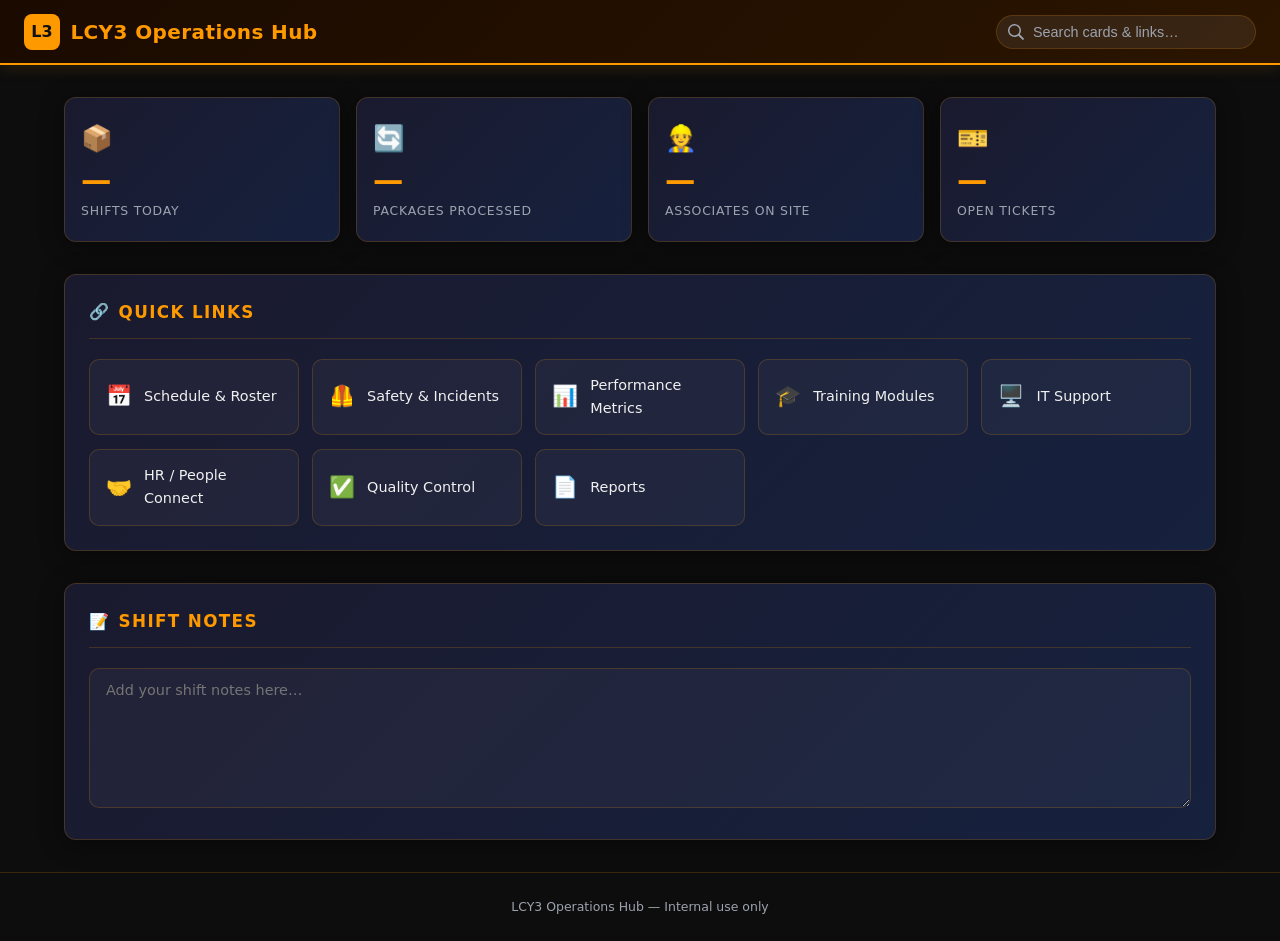
<file: index.html>
<!DOCTYPE html>
<html lang="en">
<head>
  <meta charset="UTF-8" />
  <meta name="viewport" content="width=device-width, initial-scale=1.0" />
  <title>LCY3 Operations Hub</title>
  <link rel="stylesheet" href="css/style.css" />
</head>
<body>

  <!-- ── Header ─────────────────────────────────────── -->
  <header>
    <div class="header-brand">
      <div class="logo" aria-hidden="true">L3</div>
      <h1>LCY3 Operations Hub</h1>
    </div>
    <div class="search-wrap">
      <svg xmlns="http://www.w3.org/2000/svg" width="16" height="16" fill="currentColor" viewBox="0 0 16 16">
        <path d="M11.742 10.344a6.5 6.5 0 1 0-1.397 1.398l3.85 3.85a1 1 0 0 0 1.415-1.415l-3.868-3.833zm-5.242 1.156a5 5 0 1 1 0-10 5 5 0 0 1 0 10z"/>
      </svg>
      <input id="search" type="search" placeholder="Search cards &amp; links…" autocomplete="off" />
    </div>
  </header>

  <!-- ── Main ───────────────────────────────────────── -->
  <main>

    <!-- Stat cards -->
    <div class="stats-grid" id="stats-grid">
      <div class="stat-card" data-searchable="shifts today">
        <span class="stat-icon">📦</span>
        <span class="stat-value" id="stat-shifts">—</span>
        <span class="stat-label">Shifts Today</span>
      </div>
      <div class="stat-card" data-searchable="packages processed">
        <span class="stat-icon">🔄</span>
        <span class="stat-value" id="stat-packages">—</span>
        <span class="stat-label">Packages Processed</span>
      </div>
      <div class="stat-card" data-searchable="associates on site">
        <span class="stat-icon">👷</span>
        <span class="stat-value" id="stat-associates">—</span>
        <span class="stat-label">Associates On Site</span>
      </div>
      <div class="stat-card" data-searchable="open tickets">
        <span class="stat-icon">🎫</span>
        <span class="stat-value" id="stat-tickets">—</span>
        <span class="stat-label">Open Tickets</span>
      </div>
    </div>

    <!-- Quick links -->
    <div class="panel" id="panel-links">
      <div class="panel-header">
        <span>🔗</span>
        <h2>Quick Links</h2>
      </div>
      <div class="links-grid" id="links-grid">
        <a class="link-card" href="#" data-searchable="schedule roster">
          <span class="link-icon">📅</span> Schedule &amp; Roster
        </a>
        <a class="link-card" href="#" data-searchable="safety incidents">
          <span class="link-icon">🦺</span> Safety &amp; Incidents
        </a>
        <a class="link-card" href="#" data-searchable="performance metrics kpi">
          <span class="link-icon">📊</span> Performance Metrics
        </a>
        <a class="link-card" href="#" data-searchable="training modules">
          <span class="link-icon">🎓</span> Training Modules
        </a>
        <a class="link-card" href="#" data-searchable="it support helpdesk">
          <span class="link-icon">🖥️</span> IT Support
        </a>
        <a class="link-card" href="#" data-searchable="hr people connect">
          <span class="link-icon">🤝</span> HR / People Connect
        </a>
        <a class="link-card" href="#" data-searchable="quality control defects">
          <span class="link-icon">✅</span> Quality Control
        </a>
        <a class="link-card" href="#" data-searchable="reports downloads">
          <span class="link-icon">📄</span> Reports
        </a>
      </div>
    </div>

    <!-- Notes -->
    <div class="panel" id="panel-notes">
      <div class="panel-header">
        <span>📝</span>
        <h2>Shift Notes</h2>
      </div>
      <textarea id="notes" maxlength="10000" placeholder="Add your shift notes here…"></textarea>
    </div>

  </main>

  <footer>LCY3 Operations Hub &mdash; Internal use only</footer>

  <script src="js/app.js"></script>
</body>
</html>
</file>
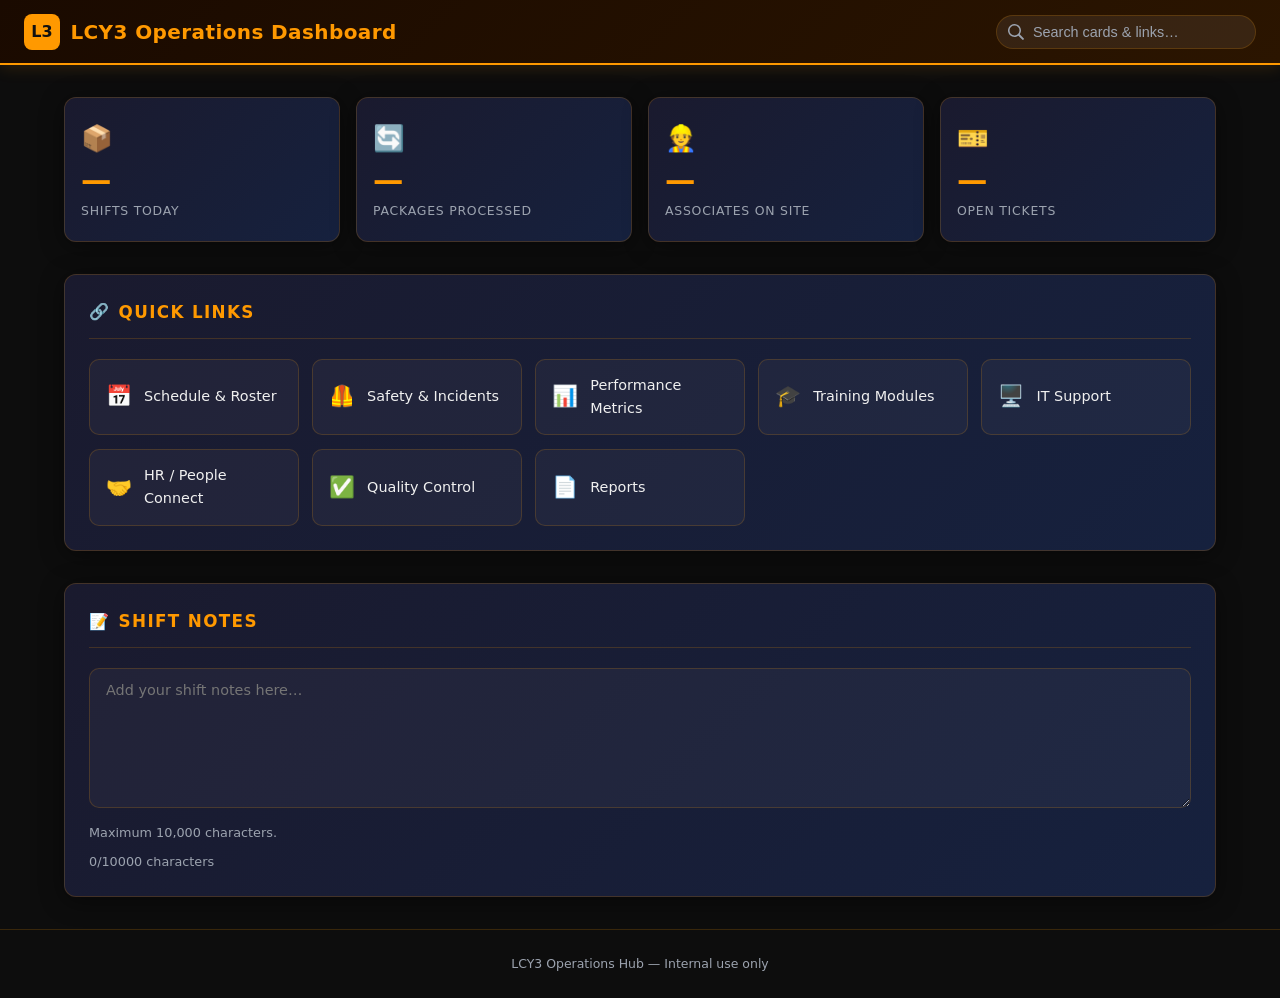
<file: dashboard.html>
<!DOCTYPE html>
<html lang="en">
<head>
  <meta charset="UTF-8" />
  <meta name="viewport" content="width=device-width, initial-scale=1.0" />
  <title>LCY3 Dashboard</title>
  <meta name="description" content="LCY3 Operations Dashboard" />
  <link rel="stylesheet" href="css/style.css" />
</head>
<body>
  <header>
    <div class="header-brand">
      <div class="logo" aria-hidden="true">L3</div>
      <h1>LCY3 Operations Dashboard</h1>
    </div>
    <div class="search-wrap">
      <svg xmlns="http://www.w3.org/2000/svg" width="16" height="16" fill="currentColor" viewBox="0 0 16 16" aria-hidden="true">
        <path d="M11.742 10.344a6.5 6.5 0 1 0-1.397 1.398l3.85 3.85a1 1 0 0 0 1.415-1.415l-3.868-3.833zm-5.242 1.156a5 5 0 1 1 0-10 5 5 0 0 1 0 10z" />
      </svg>
      <input id="search" type="search" placeholder="Search cards &amp; links…" autocomplete="off" />
    </div>
  </header>

  <main>
    <section class="stats-grid" aria-label="Key metrics">
      <article class="stat-card" data-searchable="shifts today">
        <span class="stat-icon" aria-hidden="true">📦</span>
        <span class="stat-value" id="stat-shifts">—</span>
        <span class="stat-label">Shifts Today</span>
      </article>
      <article class="stat-card" data-searchable="packages processed">
        <span class="stat-icon" aria-hidden="true">🔄</span>
        <span class="stat-value" id="stat-packages">—</span>
        <span class="stat-label">Packages Processed</span>
      </article>
      <article class="stat-card" data-searchable="associates on site">
        <span class="stat-icon" aria-hidden="true">👷</span>
        <span class="stat-value" id="stat-associates">—</span>
        <span class="stat-label">Associates On Site</span>
      </article>
      <article class="stat-card" data-searchable="open tickets">
        <span class="stat-icon" aria-hidden="true">🎫</span>
        <span class="stat-value" id="stat-tickets">—</span>
        <span class="stat-label">Open Tickets</span>
      </article>
    </section>

    <section class="panel" id="panel-links" aria-label="Quick links">
      <div class="panel-header">
        <span aria-hidden="true">🔗</span>
        <h2>Quick Links</h2>
      </div>
      <div class="links-grid" id="links-grid">
        <a class="link-card" href="#" data-searchable="schedule roster"><span class="link-icon" aria-hidden="true">📅</span>Schedule &amp; Roster</a>
        <a class="link-card" href="#" data-searchable="safety incidents"><span class="link-icon" aria-hidden="true">🦺</span>Safety &amp; Incidents</a>
        <a class="link-card" href="#" data-searchable="performance metrics kpi"><span class="link-icon" aria-hidden="true">📊</span>Performance Metrics</a>
        <a class="link-card" href="#" data-searchable="training modules"><span class="link-icon" aria-hidden="true">🎓</span>Training Modules</a>
        <a class="link-card" href="#" data-searchable="it support helpdesk"><span class="link-icon" aria-hidden="true">🖥️</span>IT Support</a>
        <a class="link-card" href="#" data-searchable="hr people connect"><span class="link-icon" aria-hidden="true">🤝</span>HR / People Connect</a>
        <a class="link-card" href="#" data-searchable="quality control defects"><span class="link-icon" aria-hidden="true">✅</span>Quality Control</a>
        <a class="link-card" href="#" data-searchable="reports downloads"><span class="link-icon" aria-hidden="true">📄</span>Reports</a>
      </div>
    </section>

    <section class="panel" id="panel-notes" aria-label="Shift notes">
      <div class="panel-header">
        <span aria-hidden="true">📝</span>
        <h2>Shift Notes</h2>
      </div>
      <label class="visually-hidden" for="notes">Shift notes</label>
      <textarea id="notes" maxlength="10000" aria-describedby="notes-help notes-count" placeholder="Add your shift notes here…"></textarea>
      <p id="notes-help" class="field-help">Maximum 10,000 characters.</p>
      <p id="notes-count" class="field-help" aria-live="polite"></p>
    </section>
  </main>

  <footer>LCY3 Operations Hub — Internal use only</footer>
  <script src="js/app.js"></script>
</body>
</html>
</file>
<file: css/style.css>
/* ── Design tokens ─────────────────────────────────────────── */
:root {
  --accent:    #ff9900;
  --accent-dk: #cc7a00;
  --bg:        #0d0d0d;
  --surface:   #1a1a2e;
  --surface-2: #16213e;
  --border:    rgba(255,153,0,.18);
  --text:      #f0f0f0;
  --muted:     #9ca3af;
  --radius:    12px;
  --shadow:    0 4px 24px rgba(0,0,0,.45);
  --transition: .2s ease;
}

/* ── Reset & base ──────────────────────────────────────────── */
*, *::before, *::after { box-sizing: border-box; margin: 0; padding: 0; }

body {
  font-family: 'Segoe UI', system-ui, Arial, sans-serif;
  background: var(--bg);
  color: var(--text);
  min-height: 100vh;
  line-height: 1.6;
}

/* ── Header / nav ──────────────────────────────────────────── */
header {
  position: sticky;
  top: 0;
  z-index: 100;
  display: flex;
  justify-content: space-between;
  align-items: center;
  gap: 1rem;
  padding: .85rem 1.5rem;
  background: linear-gradient(135deg, #1a0a00 0%, #2b1500 100%);
  border-bottom: 2px solid var(--accent);
  box-shadow: 0 2px 16px rgba(255,153,0,.15);
}

.header-brand {
  display: flex;
  align-items: center;
  gap: .65rem;
}

.header-brand .logo {
  width: 36px;
  height: 36px;
  background: var(--accent);
  border-radius: 8px;
  display: grid;
  place-items: center;
  font-weight: 900;
  font-size: 1rem;
  color: #111;
  flex-shrink: 0;
}

header h1 {
  font-size: 1.25rem;
  font-weight: 700;
  color: var(--accent);
  letter-spacing: .02em;
}

/* ── Search ────────────────────────────────────────────────── */
.search-wrap {
  position: relative;
  flex-shrink: 0;
}

.search-wrap svg {
  position: absolute;
  left: .75rem;
  top: 50%;
  transform: translateY(-50%);
  color: var(--muted);
  pointer-events: none;
}

#search {
  padding: .5rem .75rem .5rem 2.25rem;
  width: 260px;
  background: rgba(255,255,255,.07);
  border: 1px solid var(--border);
  border-radius: 999px;
  color: var(--text);
  font-size: .9rem;
  outline: none;
  transition: border-color var(--transition), box-shadow var(--transition);
}

#search::placeholder { color: var(--muted); }

#search:focus {
  border-color: var(--accent);
  box-shadow: 0 0 0 3px rgba(255,153,0,.2);
}

/* ── Layout ────────────────────────────────────────────────── */
main {
  max-width: 1200px;
  margin: 0 auto;
  padding: 2rem 1.5rem;
  display: flex;
  flex-direction: column;
  gap: 2rem;
}

/* ── Stat cards row ────────────────────────────────────────── */
.stats-grid {
  display: grid;
  grid-template-columns: repeat(auto-fit, minmax(180px, 1fr));
  gap: 1rem;
}

.stat-card {
  background: linear-gradient(135deg, var(--surface) 0%, var(--surface-2) 100%);
  border: 1px solid var(--border);
  border-radius: var(--radius);
  padding: 1.25rem 1rem;
  display: flex;
  flex-direction: column;
  gap: .35rem;
  box-shadow: var(--shadow);
  transition: transform var(--transition), box-shadow var(--transition);
}

.stat-card:hover {
  transform: translateY(-3px);
  box-shadow: 0 8px 32px rgba(255,153,0,.18);
}

.stat-card .stat-icon {
  font-size: 1.6rem;
}

.stat-card .stat-value {
  font-size: 1.9rem;
  font-weight: 800;
  color: var(--accent);
  line-height: 1;
}

.stat-card .stat-label {
  font-size: .78rem;
  color: var(--muted);
  text-transform: uppercase;
  letter-spacing: .06em;
}

/* ── Section wrapper ───────────────────────────────────────── */
.panel {
  background: linear-gradient(135deg, var(--surface) 0%, var(--surface-2) 100%);
  border: 1px solid var(--border);
  border-radius: var(--radius);
  padding: 1.5rem;
  box-shadow: var(--shadow);
}

.panel-header {
  display: flex;
  align-items: center;
  gap: .6rem;
  margin-bottom: 1.25rem;
  padding-bottom: .75rem;
  border-bottom: 1px solid var(--border);
}

.panel-header h2 {
  font-size: 1.05rem;
  font-weight: 700;
  color: var(--accent);
  text-transform: uppercase;
  letter-spacing: .08em;
}

/* ── Quick-links grid ──────────────────────────────────────── */
.links-grid {
  display: grid;
  grid-template-columns: repeat(auto-fill, minmax(200px, 1fr));
  gap: .85rem;
}

.link-card {
  display: flex;
  align-items: center;
  gap: .75rem;
  padding: .9rem 1rem;
  background: rgba(255,255,255,.04);
  border: 1px solid var(--border);
  border-radius: 10px;
  text-decoration: none;
  color: var(--text);
  font-size: .9rem;
  font-weight: 500;
  transition: background var(--transition), border-color var(--transition), transform var(--transition);
  cursor: pointer;
}

.link-card:hover {
  background: rgba(255,153,0,.1);
  border-color: var(--accent);
  transform: translateY(-2px);
}

.link-card .link-icon {
  font-size: 1.3rem;
  flex-shrink: 0;
}

/* ── Notes area ────────────────────────────────────────────── */
.field-label {
  display: inline-block;
  margin-bottom: .5rem;
  color: var(--muted);
  font-size: .82rem;
  letter-spacing: .04em;
  text-transform: uppercase;
}

.visually-hidden {
  position: absolute;
  width: 1px;
  height: 1px;
  padding: 0;
  margin: -1px;
  overflow: hidden;
  clip: rect(0, 0, 0, 0);
  white-space: nowrap;
  border: 0;
}

.field-help {
  margin-top: .5rem;
  color: var(--muted);
  font-size: .8rem;
}

#notes {
  width: 100%;
  min-height: 140px;
  background: rgba(255,255,255,.04);
  border: 1px solid var(--border);
  border-radius: 10px;
  color: var(--text);
  font-family: inherit;
  font-size: .9rem;
  padding: .85rem 1rem;
  resize: vertical;
  outline: none;
  transition: border-color var(--transition), box-shadow var(--transition);
}

#notes:focus {
  border-color: var(--accent);
  box-shadow: 0 0 0 3px rgba(255,153,0,.15);
}

/* ── Hidden (search filter) ────────────────────────────────── */
.hidden { display: none !important; }

/* ── Footer ────────────────────────────────────────────────── */
footer {
  text-align: center;
  padding: 1.5rem;
  color: var(--muted);
  font-size: .78rem;
  border-top: 1px solid var(--border);
}

/* ── Scrollbar ─────────────────────────────────────────────── */
::-webkit-scrollbar { width: 6px; }
::-webkit-scrollbar-track { background: var(--bg); }
::-webkit-scrollbar-thumb { background: var(--border); border-radius: 3px; }
::-webkit-scrollbar-thumb:hover { background: var(--accent); }

/* ── Responsive ────────────────────────────────────────────── */
@media (max-width: 600px) {
  header { flex-wrap: wrap; }
  #search { width: 100%; }
  .stats-grid { grid-template-columns: 1fr 1fr; }
}
</file>
